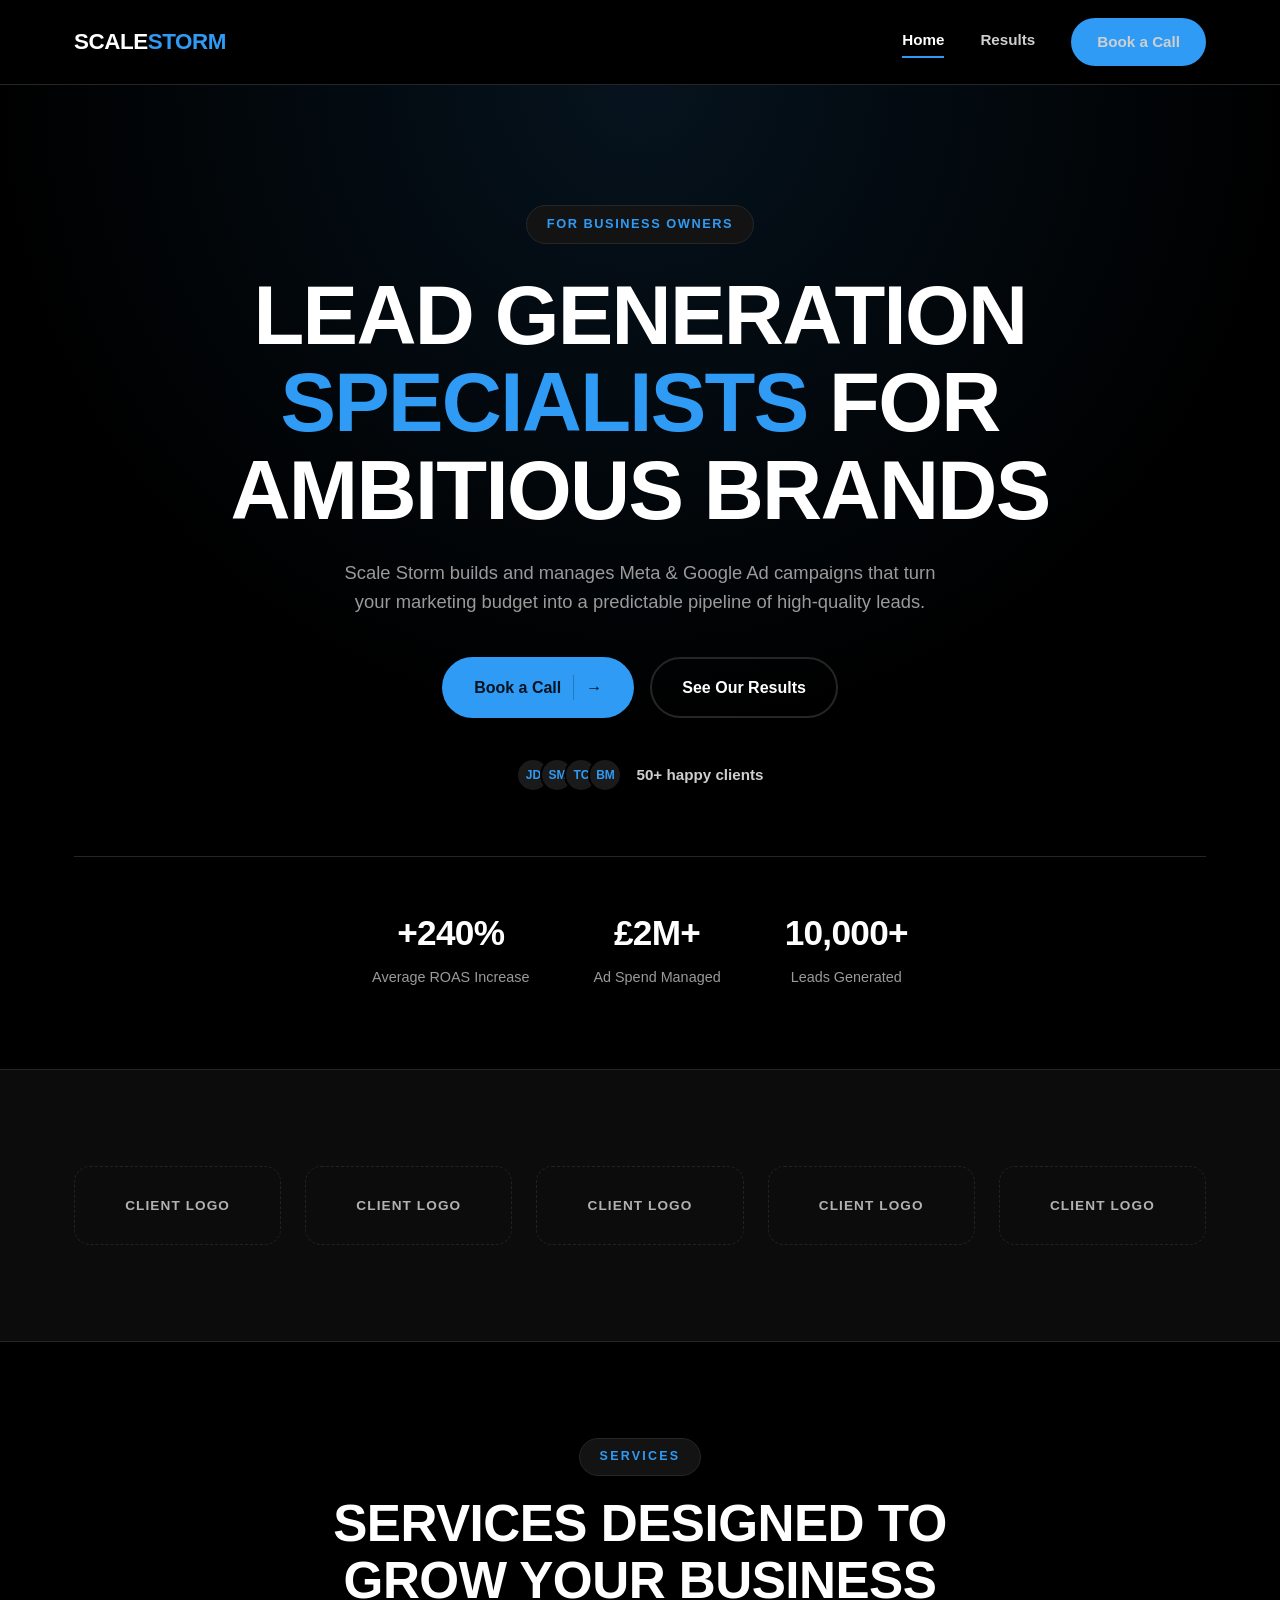
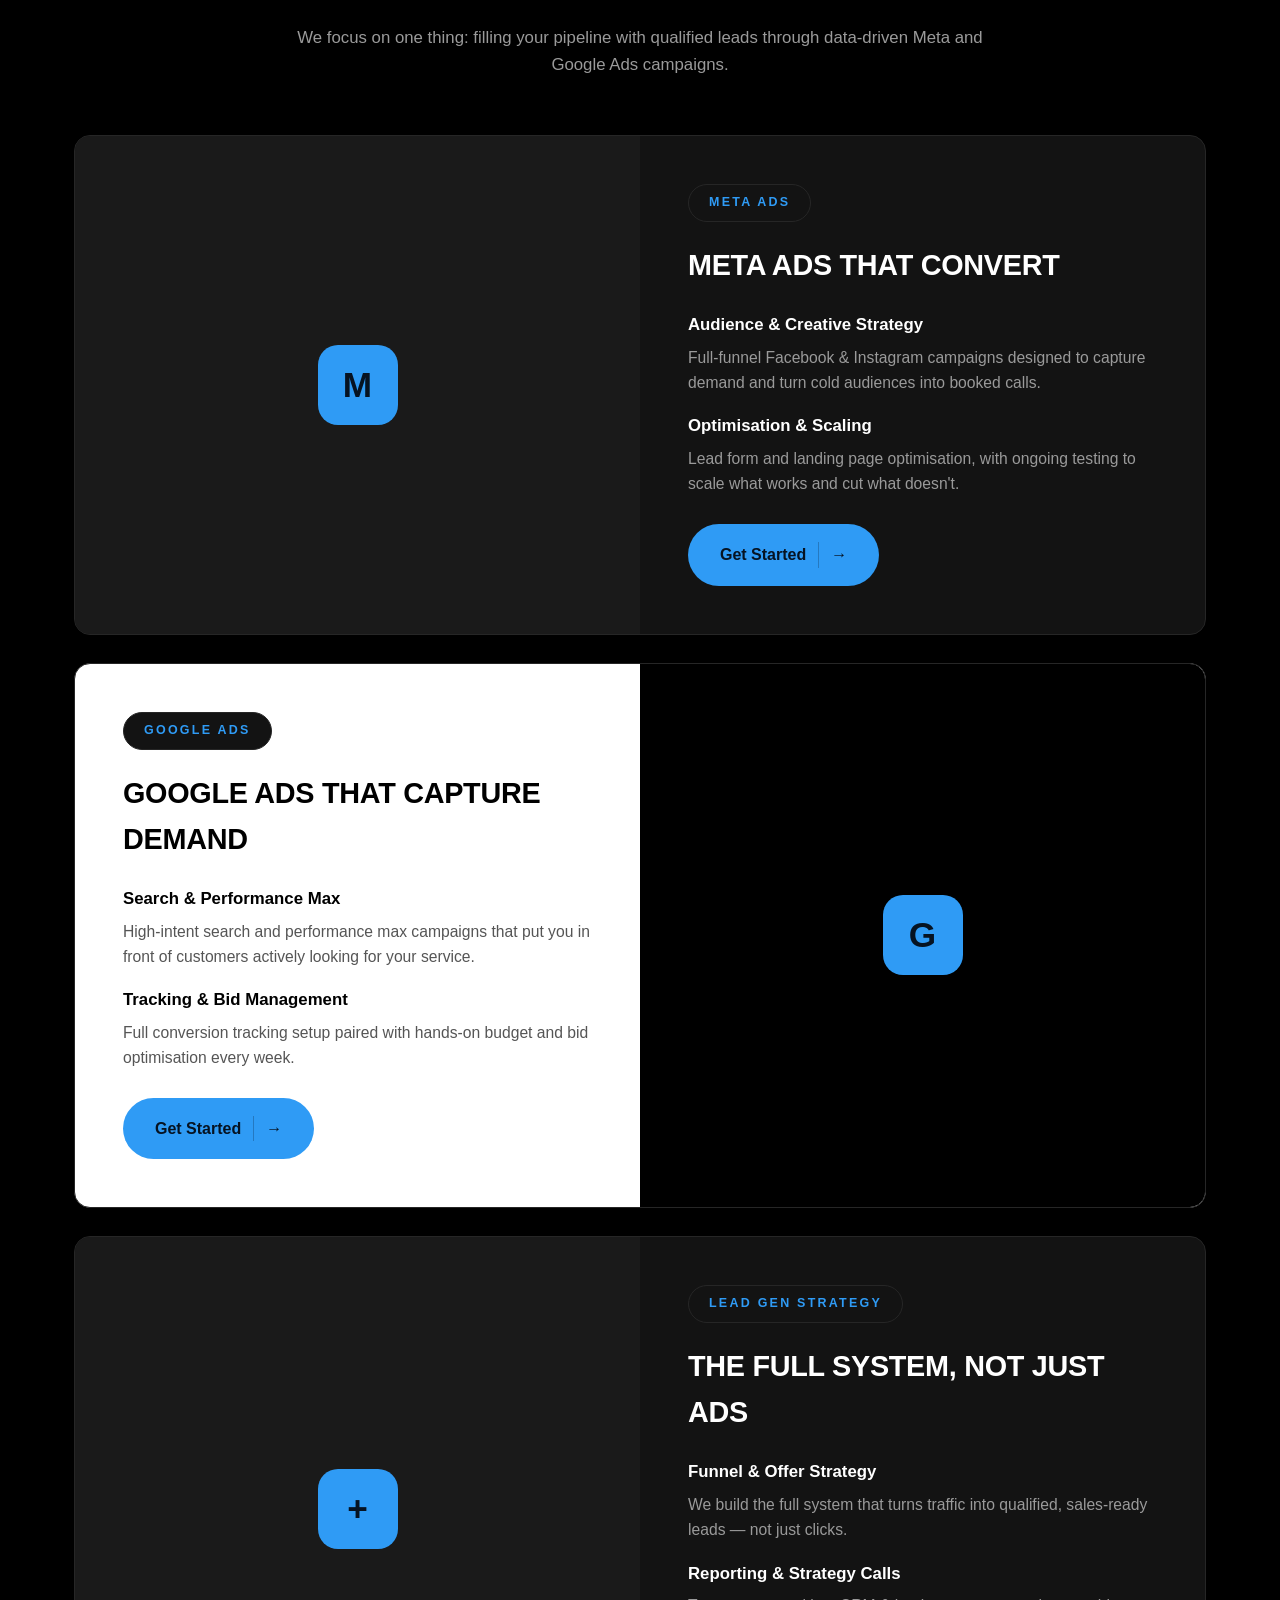
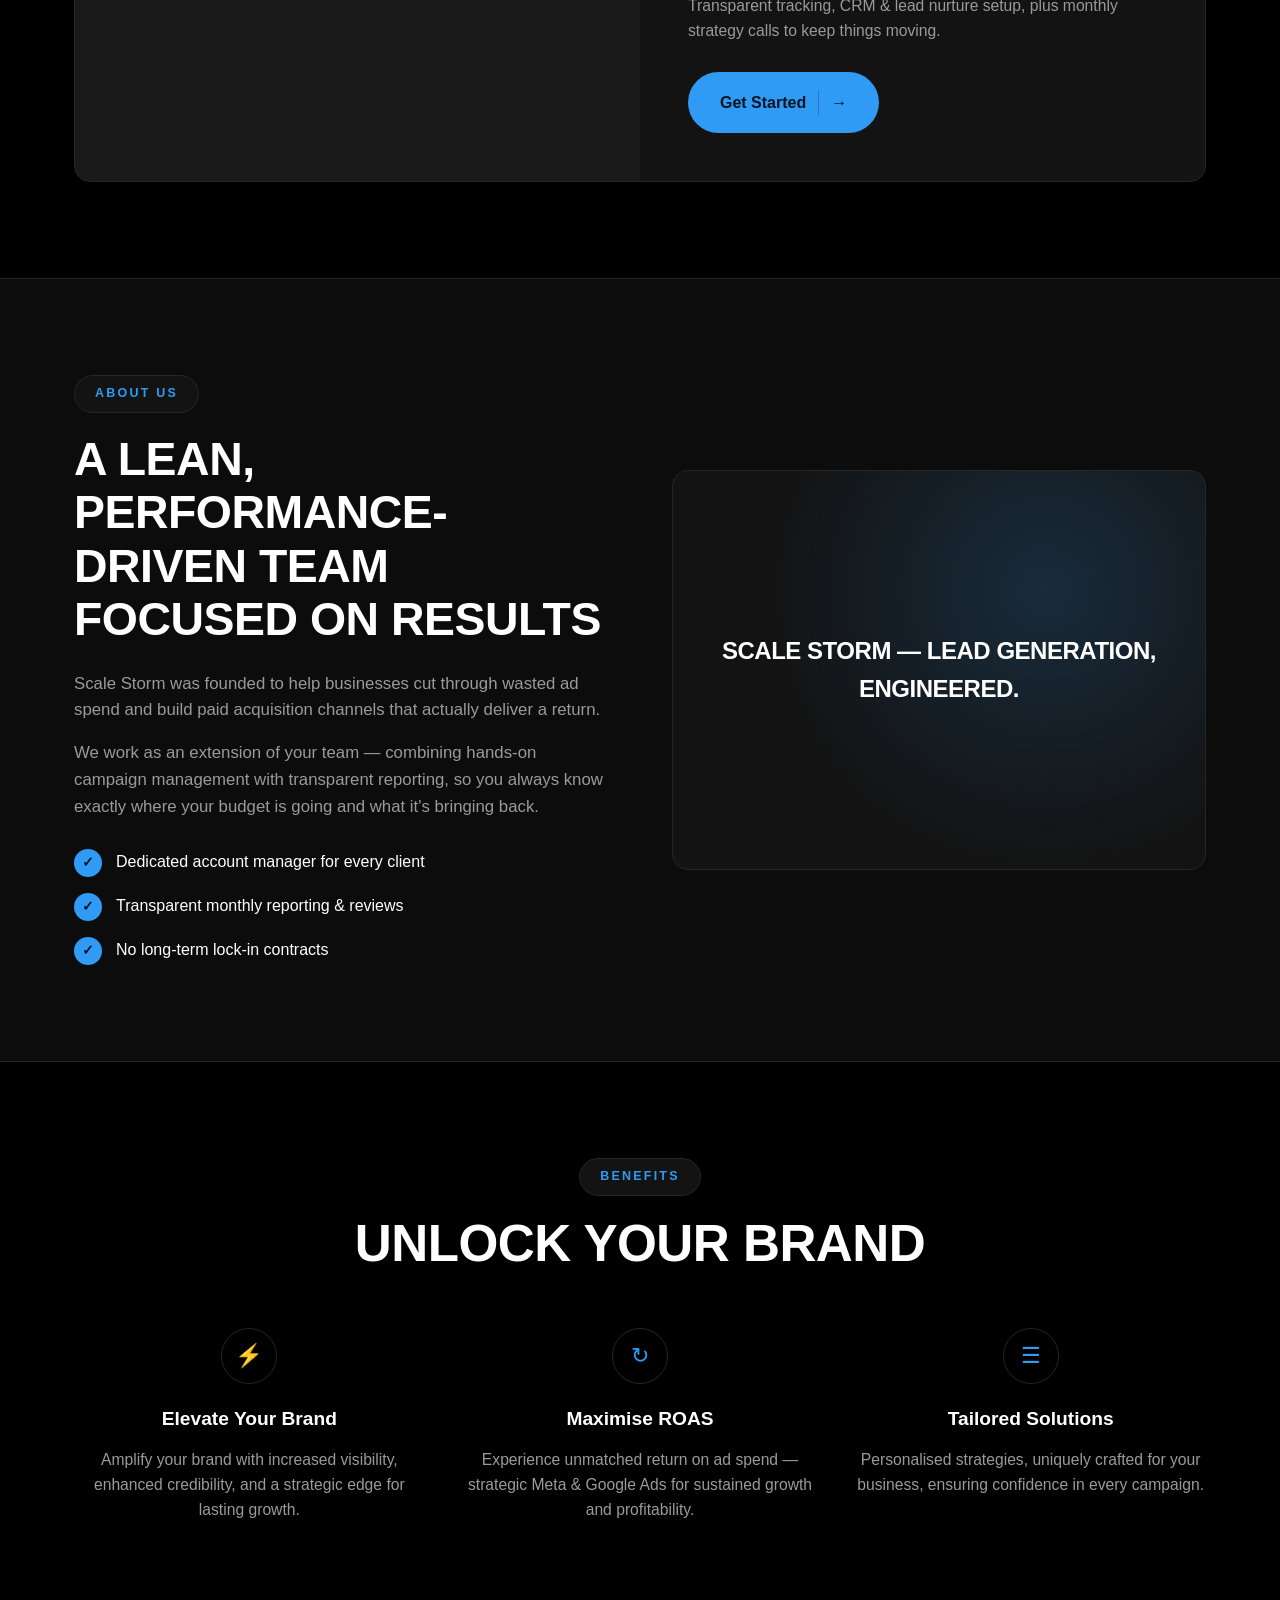
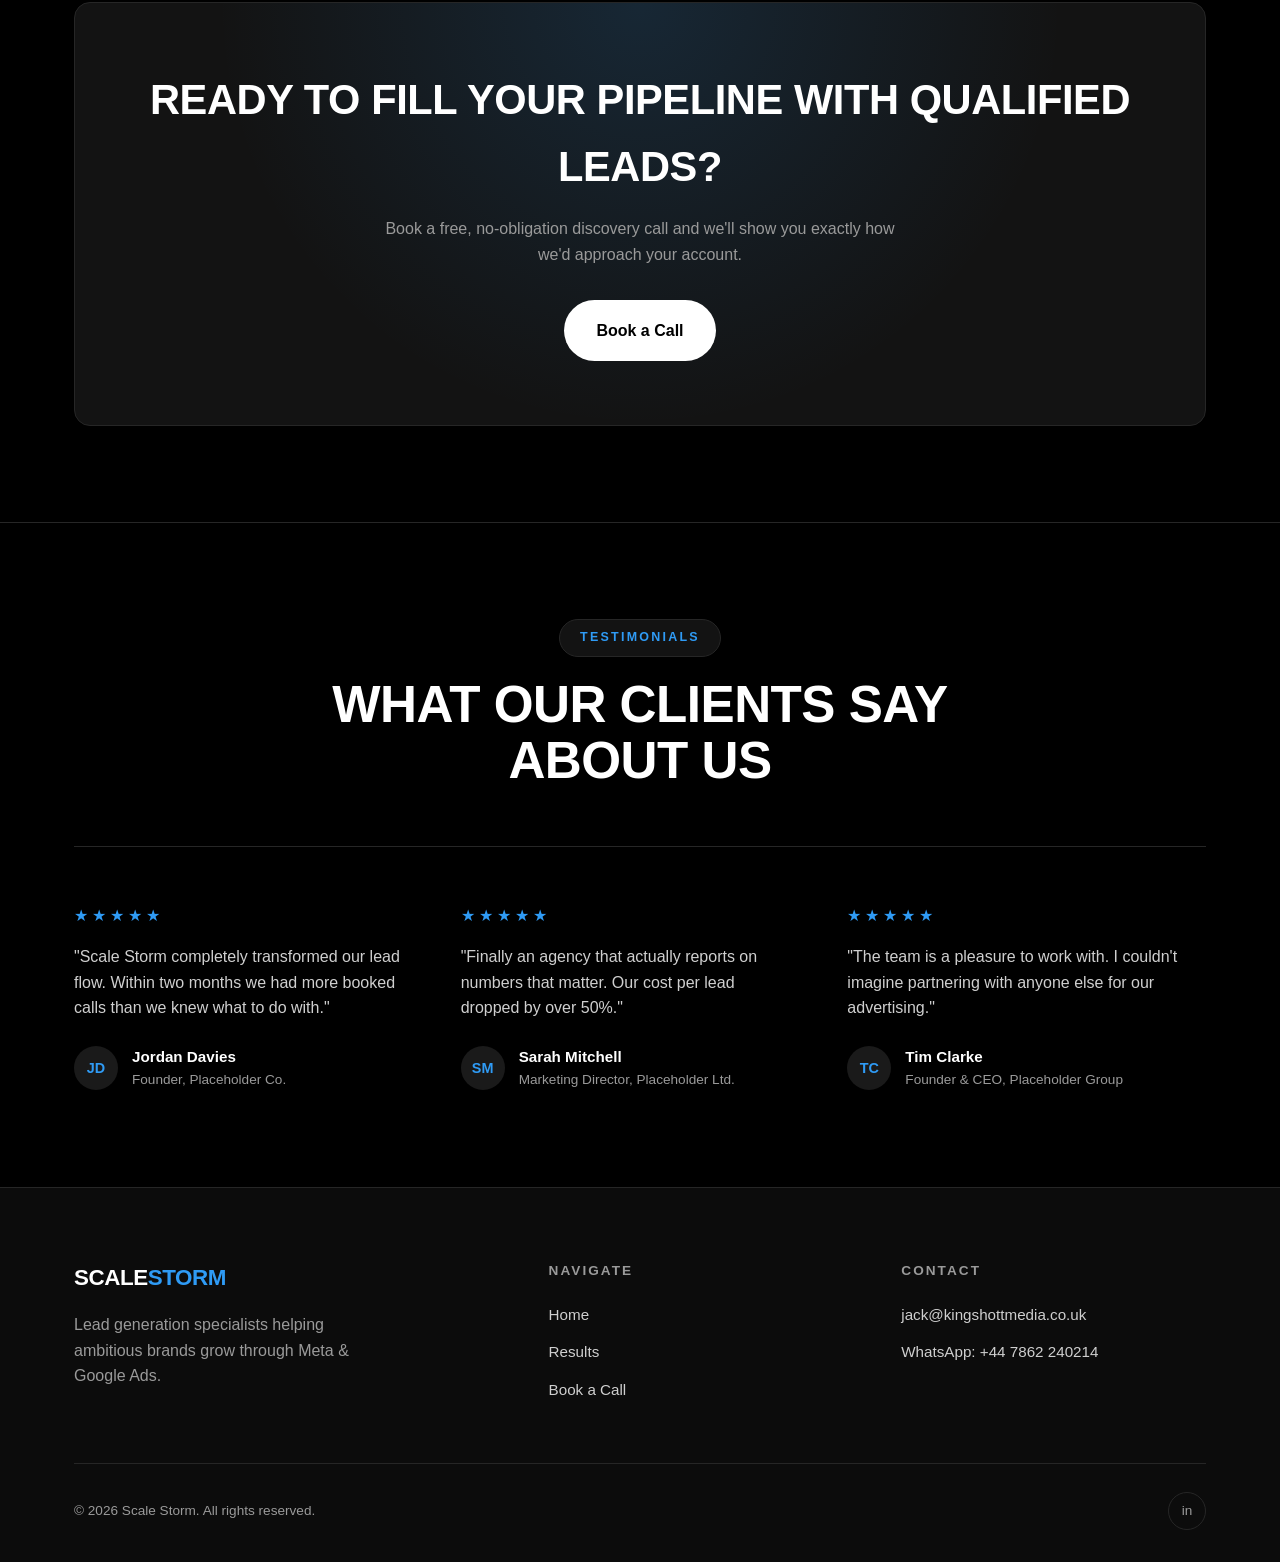
<file: index.html>
<!DOCTYPE html>
<html lang="en">
<head>
  <meta charset="UTF-8" />
  <meta name="viewport" content="width=device-width, initial-scale=1.0" />
  <title>Scale Storm | Lead Generation Specialists</title>
  <meta name="description" content="Scale Storm is a lead generation agency specialising in Meta & Google Ads that turn ad spend into booked appointments." />
  <link rel="stylesheet" href="css/styles.css" />
</head>
<body>

  <!-- Header -->
  <header class="site-header">
    <nav class="navbar">
      <a href="index.html" class="logo">Scale<span>Storm</span></a>
      <div class="nav-links">
        <a href="index.html">Home</a>
        <a href="results.html">Results</a>
        <a href="book.html" class="btn btn-primary">Book a Call</a>
      </div>
      <button class="nav-toggle" aria-label="Toggle navigation">
        <span></span><span></span><span></span>
      </button>
    </nav>
  </header>

  <!-- Hero -->
  <section class="hero">
    <div class="container">
      <span class="hero-tag">For Business Owners</span>
      <h1>Lead generation <span class="highlight">specialists</span> for ambitious brands</h1>
      <p class="hero-sub">
        Scale Storm builds and manages Meta &amp; Google Ad campaigns that turn your
        marketing budget into a predictable pipeline of high-quality leads.
      </p>
      <div class="hero-actions">
        <a href="book.html" class="btn btn-primary">Book a Call <span class="arrow">&#8594;</span></a>
        <a href="results.html" class="btn btn-outline">See Our Results</a>
      </div>
      <div class="hero-clients">
        <div class="avatar-stack">
          <span>JD</span>
          <span>SM</span>
          <span>TC</span>
          <span>BM</span>
        </div>
        <span>50+ happy clients</span>
      </div>
      <div class="hero-stats">
        <div>
          <div class="stat-number">+240%</div>
          <div class="stat-label">Average ROAS Increase</div>
        </div>
        <div>
          <div class="stat-number">£2M+</div>
          <div class="stat-label">Ad Spend Managed</div>
        </div>
        <div>
          <div class="stat-number">10,000+</div>
          <div class="stat-label">Leads Generated</div>
        </div>
      </div>
    </div>
  </section>

  <!-- Logos -->
  <section class="logos">
    <div class="container">
      <div class="logos-grid">
        <div class="logo-placeholder">Client Logo</div>
        <div class="logo-placeholder">Client Logo</div>
        <div class="logo-placeholder">Client Logo</div>
        <div class="logo-placeholder">Client Logo</div>
        <div class="logo-placeholder">Client Logo</div>
      </div>
    </div>
  </section>

  <!-- Services -->
  <section class="services" id="services">
    <div class="container">
      <div class="section-header">
        <span class="section-tag">Services</span>
        <h2>Services Designed To Grow Your Business</h2>
        <p>
          We focus on one thing: filling your pipeline with qualified leads through
          data-driven Meta and Google Ads campaigns.
        </p>
      </div>

      <div class="services-stack">
        <div class="service-row dark">
          <div class="service-visual">
            <div class="service-icon">M</div>
          </div>
          <div class="service-content">
            <span class="section-tag">Meta Ads</span>
            <h3>Meta Ads That Convert</h3>
            <h4>Audience &amp; Creative Strategy</h4>
            <p>Full-funnel Facebook &amp; Instagram campaigns designed to capture demand and turn cold audiences into booked calls.</p>
            <h4>Optimisation &amp; Scaling</h4>
            <p>Lead form and landing page optimisation, with ongoing testing to scale what works and cut what doesn't.</p>
            <a href="book.html" class="btn btn-primary">Get Started <span class="arrow">&#8594;</span></a>
          </div>
        </div>

        <div class="service-row light">
          <div class="service-content">
            <span class="section-tag">Google Ads</span>
            <h3>Google Ads That Capture Demand</h3>
            <h4>Search &amp; Performance Max</h4>
            <p>High-intent search and performance max campaigns that put you in front of customers actively looking for your service.</p>
            <h4>Tracking &amp; Bid Management</h4>
            <p>Full conversion tracking setup paired with hands-on budget and bid optimisation every week.</p>
            <a href="book.html" class="btn btn-primary">Get Started <span class="arrow">&#8594;</span></a>
          </div>
          <div class="service-visual">
            <div class="service-icon">G</div>
          </div>
        </div>

        <div class="service-row dark">
          <div class="service-visual">
            <div class="service-icon">+</div>
          </div>
          <div class="service-content">
            <span class="section-tag">Lead Gen Strategy</span>
            <h3>The Full System, Not Just Ads</h3>
            <h4>Funnel &amp; Offer Strategy</h4>
            <p>We build the full system that turns traffic into qualified, sales-ready leads — not just clicks.</p>
            <h4>Reporting &amp; Strategy Calls</h4>
            <p>Transparent tracking, CRM &amp; lead nurture setup, plus monthly strategy calls to keep things moving.</p>
            <a href="book.html" class="btn btn-primary">Get Started <span class="arrow">&#8594;</span></a>
          </div>
        </div>
      </div>
    </div>
  </section>

  <!-- About -->
  <section class="about" id="about">
    <div class="container">
      <div class="about-grid">
        <div class="about-content">
          <span class="section-tag">About Us</span>
          <h2>A Lean, Performance-Driven Team Focused On Results</h2>
          <p>
            Scale Storm was founded to help businesses cut through wasted ad spend and
            build paid acquisition channels that actually deliver a return.
          </p>
          <p>
            We work as an extension of your team — combining hands-on campaign
            management with transparent reporting, so you always know exactly where
            your budget is going and what it's bringing back.
          </p>
          <div class="about-points">
            <div class="about-point">
              <span class="check">&#10003;</span>
              <span>Dedicated account manager for every client</span>
            </div>
            <div class="about-point">
              <span class="check">&#10003;</span>
              <span>Transparent monthly reporting &amp; reviews</span>
            </div>
            <div class="about-point">
              <span class="check">&#10003;</span>
              <span>No long-term lock-in contracts</span>
            </div>
          </div>
        </div>
        <div class="about-visual">
          Scale Storm — Lead Generation, Engineered.
        </div>
      </div>
    </div>
  </section>

  <!-- Benefits -->
  <section class="benefits">
    <div class="container">
      <div class="section-header">
        <span class="section-tag">Benefits</span>
        <h2>Unlock Your Brand</h2>
      </div>
      <div class="benefits-grid">
        <div class="benefit-item">
          <div class="benefit-icon">&#9889;</div>
          <h3>Elevate Your Brand</h3>
          <p>Amplify your brand with increased visibility, enhanced credibility, and a strategic edge for lasting growth.</p>
        </div>
        <div class="benefit-item">
          <div class="benefit-icon">&#8635;</div>
          <h3>Maximise ROAS</h3>
          <p>Experience unmatched return on ad spend — strategic Meta &amp; Google Ads for sustained growth and profitability.</p>
        </div>
        <div class="benefit-item">
          <div class="benefit-icon">&#9776;</div>
          <h3>Tailored Solutions</h3>
          <p>Personalised strategies, uniquely crafted for your business, ensuring confidence in every campaign.</p>
        </div>
      </div>

      <div class="cta-banner">
        <h2>Ready To Fill Your Pipeline With Qualified Leads?</h2>
        <p>Book a free, no-obligation discovery call and we'll show you exactly how we'd approach your account.</p>
        <a href="book.html" class="btn btn-light">Book a Call</a>
      </div>
    </div>
  </section>

  <!-- Testimonials -->
  <section class="testimonials-section">
    <div class="container">
      <div class="section-header">
        <span class="section-tag">Testimonials</span>
        <h2>What Our Clients Say About Us</h2>
      </div>
      <div class="testimonials">
        <div class="testimonial-card">
          <div class="stars">&#9733;&#9733;&#9733;&#9733;&#9733;</div>
          <p>
            "Scale Storm completely transformed our lead flow. Within two months we
            had more booked calls than we knew what to do with."
          </p>
          <div class="testimonial-author">
            <div class="author-avatar">JD</div>
            <div>
              <div class="author-name">Jordan Davies</div>
              <div class="author-role">Founder, Placeholder Co.</div>
            </div>
          </div>
        </div>

        <div class="testimonial-card">
          <div class="stars">&#9733;&#9733;&#9733;&#9733;&#9733;</div>
          <p>
            "Finally an agency that actually reports on numbers that matter. Our cost
            per lead dropped by over 50%."
          </p>
          <div class="testimonial-author">
            <div class="author-avatar">SM</div>
            <div>
              <div class="author-name">Sarah Mitchell</div>
              <div class="author-role">Marketing Director, Placeholder Ltd.</div>
            </div>
          </div>
        </div>

        <div class="testimonial-card">
          <div class="stars">&#9733;&#9733;&#9733;&#9733;&#9733;</div>
          <p>
            "The team is a pleasure to work with. I couldn't imagine partnering with
            anyone else for our advertising."
          </p>
          <div class="testimonial-author">
            <div class="author-avatar">TC</div>
            <div>
              <div class="author-name">Tim Clarke</div>
              <div class="author-role">Founder &amp; CEO, Placeholder Group</div>
            </div>
          </div>
        </div>
      </div>
    </div>
  </section>

  <!-- Footer -->
  <footer class="site-footer">
    <div class="container">
      <div class="footer-grid">
        <div class="footer-brand">
          <a href="index.html" class="logo">Scale<span>Storm</span></a>
          <p>Lead generation specialists helping ambitious brands grow through Meta &amp; Google Ads.</p>
        </div>
        <div class="footer-col">
          <h4>Navigate</h4>
          <ul>
            <li><a href="index.html">Home</a></li>
            <li><a href="results.html">Results</a></li>
            <li><a href="book.html">Book a Call</a></li>
          </ul>
        </div>
        <div class="footer-col">
          <h4>Contact</h4>
          <ul>
            <li><a href="mailto:jack@kingshottmedia.co.uk">jack@kingshottmedia.co.uk</a></li>
            <li><a href="https://wa.me/447862240214" target="_blank" rel="noopener">WhatsApp: +44 7862 240214</a></li>
          </ul>
        </div>
      </div>
      <div class="footer-bottom">
        <p>&copy; <span id="year"></span> Scale Storm. All rights reserved.</p>
        <div class="footer-socials">
          <a href="https://www.linkedin.com/in/jack-k-774316a1/" target="_blank" rel="noopener" aria-label="LinkedIn">in</a>
        </div>
      </div>
    </div>
  </footer>

  <script src="js/main.js"></script>
  <script>document.getElementById('year').textContent = new Date().getFullYear();</script>
</body>
</html>
</file>
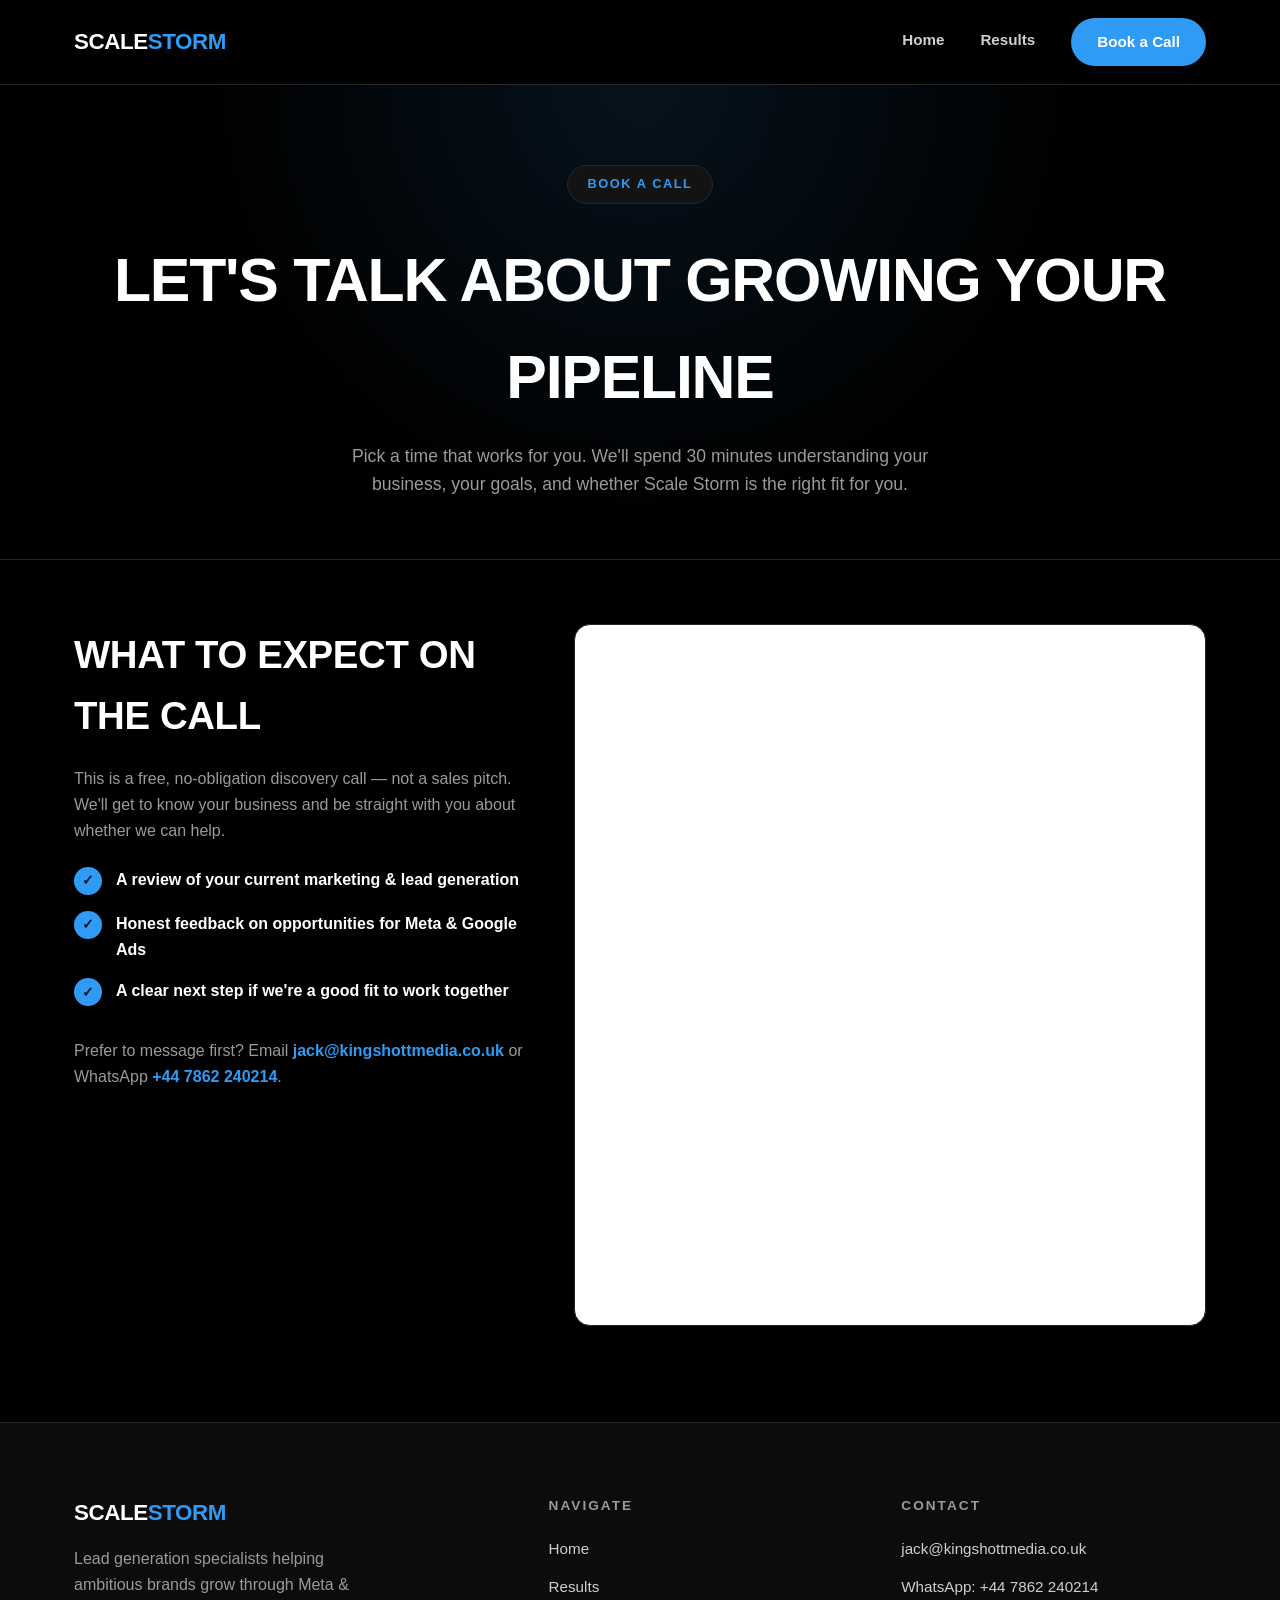
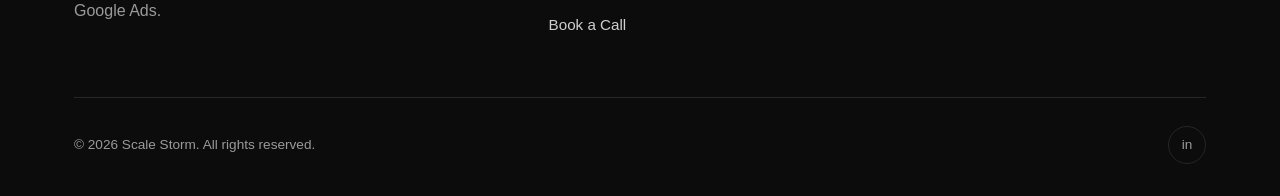
<file: book.html>
<!DOCTYPE html>
<html lang="en">
<head>
  <meta charset="UTF-8" />
  <meta name="viewport" content="width=device-width, initial-scale=1.0" />
  <title>Book a Call | Scale Storm</title>
  <meta name="description" content="Book a free discovery call with Scale Storm to discuss how Meta & Google Ads can grow your pipeline." />
  <link rel="stylesheet" href="css/styles.css" />
</head>
<body>

  <!-- Header -->
  <header class="site-header">
    <nav class="navbar">
      <a href="index.html" class="logo">Scale<span>Storm</span></a>
      <div class="nav-links">
        <a href="index.html">Home</a>
        <a href="results.html">Results</a>
        <a href="book.html" class="btn btn-primary">Book a Call</a>
      </div>
      <button class="nav-toggle" aria-label="Toggle navigation">
        <span></span><span></span><span></span>
      </button>
    </nav>
  </header>

  <!-- Page Hero -->
  <section class="page-hero">
    <div class="container">
      <span class="hero-tag">Book a Call</span>
      <h1>Let's talk about growing your pipeline</h1>
      <p>
        Pick a time that works for you. We'll spend 30 minutes understanding your
        business, your goals, and whether Scale Storm is the right fit for you.
      </p>
    </div>
  </section>

  <!-- Booking -->
  <section class="booking-section">
    <div class="container">
      <div class="booking-grid">
        <div class="booking-info">
          <h2>What to expect on the call</h2>
          <p>
            This is a free, no-obligation discovery call — not a sales pitch. We'll
            get to know your business and be straight with you about whether we can
            help.
          </p>
          <ul class="booking-list">
            <li>
              <span class="check">&#10003;</span>
              <span>A review of your current marketing &amp; lead generation</span>
            </li>
            <li>
              <span class="check">&#10003;</span>
              <span>Honest feedback on opportunities for Meta &amp; Google Ads</span>
            </li>
            <li>
              <span class="check">&#10003;</span>
              <span>A clear next step if we're a good fit to work together</span>
            </li>
          </ul>
          <p>
            Prefer to message first? Email
            <a href="mailto:jack@kingshottmedia.co.uk"><strong>jack@kingshottmedia.co.uk</strong></a>
            or WhatsApp
            <a href="https://wa.me/447862240214" target="_blank" rel="noopener"><strong>+44 7862 240214</strong></a>.
          </p>
        </div>

        <div class="booking-widget">
          <div class="calendly-wrapper">
            <!-- Calendly inline widget begin -->
            <div class="calendly-inline-widget" data-url="https://calendly.com/kingshottmedia/discovery" style="min-width:280px;height:700px;"></div>
            <script type="text/javascript" src="https://assets.calendly.com/assets/external/widget.js" async></script>
            <!-- Calendly inline widget end -->
          </div>
        </div>
      </div>
    </div>
  </section>

  <!-- Footer -->
  <footer class="site-footer">
    <div class="container">
      <div class="footer-grid">
        <div class="footer-brand">
          <a href="index.html" class="logo">Scale<span>Storm</span></a>
          <p>Lead generation specialists helping ambitious brands grow through Meta &amp; Google Ads.</p>
        </div>
        <div class="footer-col">
          <h4>Navigate</h4>
          <ul>
            <li><a href="index.html">Home</a></li>
            <li><a href="results.html">Results</a></li>
            <li><a href="book.html">Book a Call</a></li>
          </ul>
        </div>
        <div class="footer-col">
          <h4>Contact</h4>
          <ul>
            <li><a href="mailto:jack@kingshottmedia.co.uk">jack@kingshottmedia.co.uk</a></li>
            <li><a href="https://wa.me/447862240214" target="_blank" rel="noopener">WhatsApp: +44 7862 240214</a></li>
          </ul>
        </div>
      </div>
      <div class="footer-bottom">
        <p>&copy; <span id="year"></span> Scale Storm. All rights reserved.</p>
        <div class="footer-socials">
          <a href="https://www.linkedin.com/in/jack-k-774316a1/" target="_blank" rel="noopener" aria-label="LinkedIn">in</a>
        </div>
      </div>
    </div>
  </footer>

  <script src="js/main.js"></script>
  <script>document.getElementById('year').textContent = new Date().getFullYear();</script>
</body>
</html>
</file>
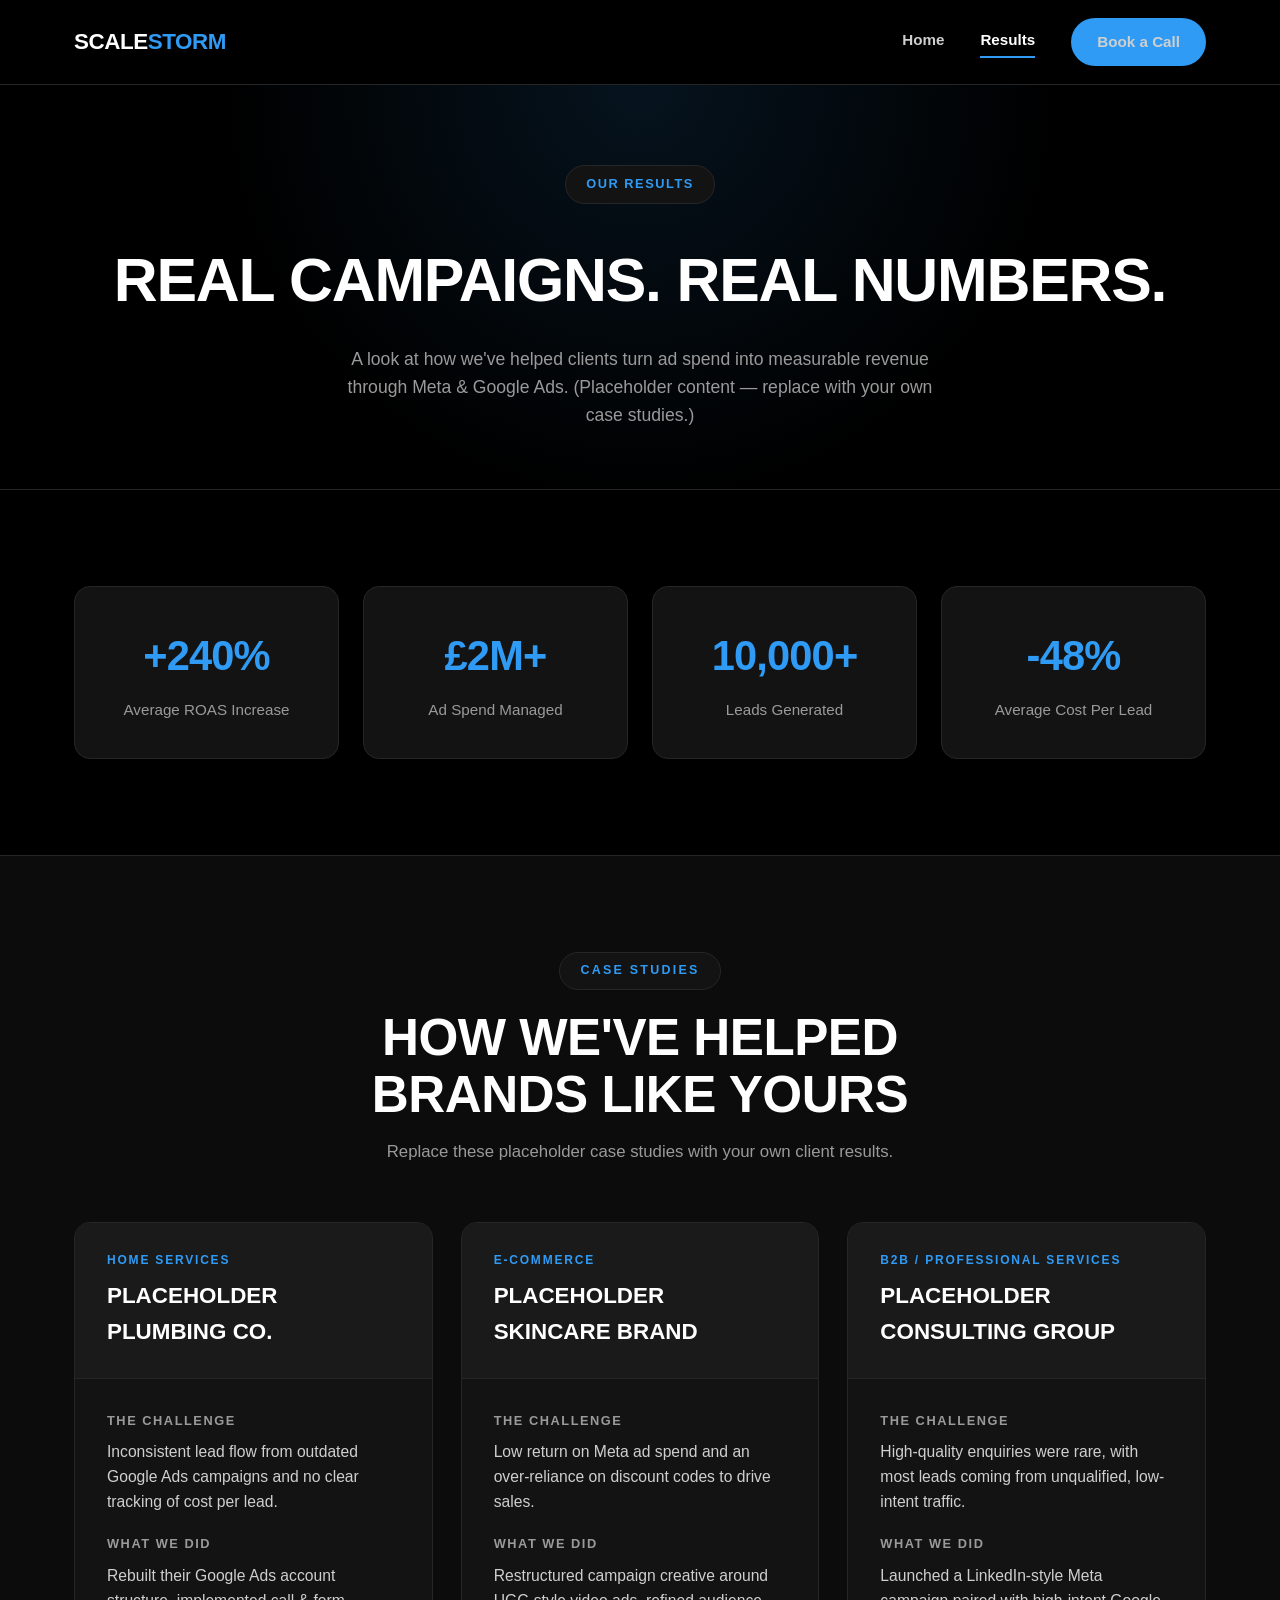
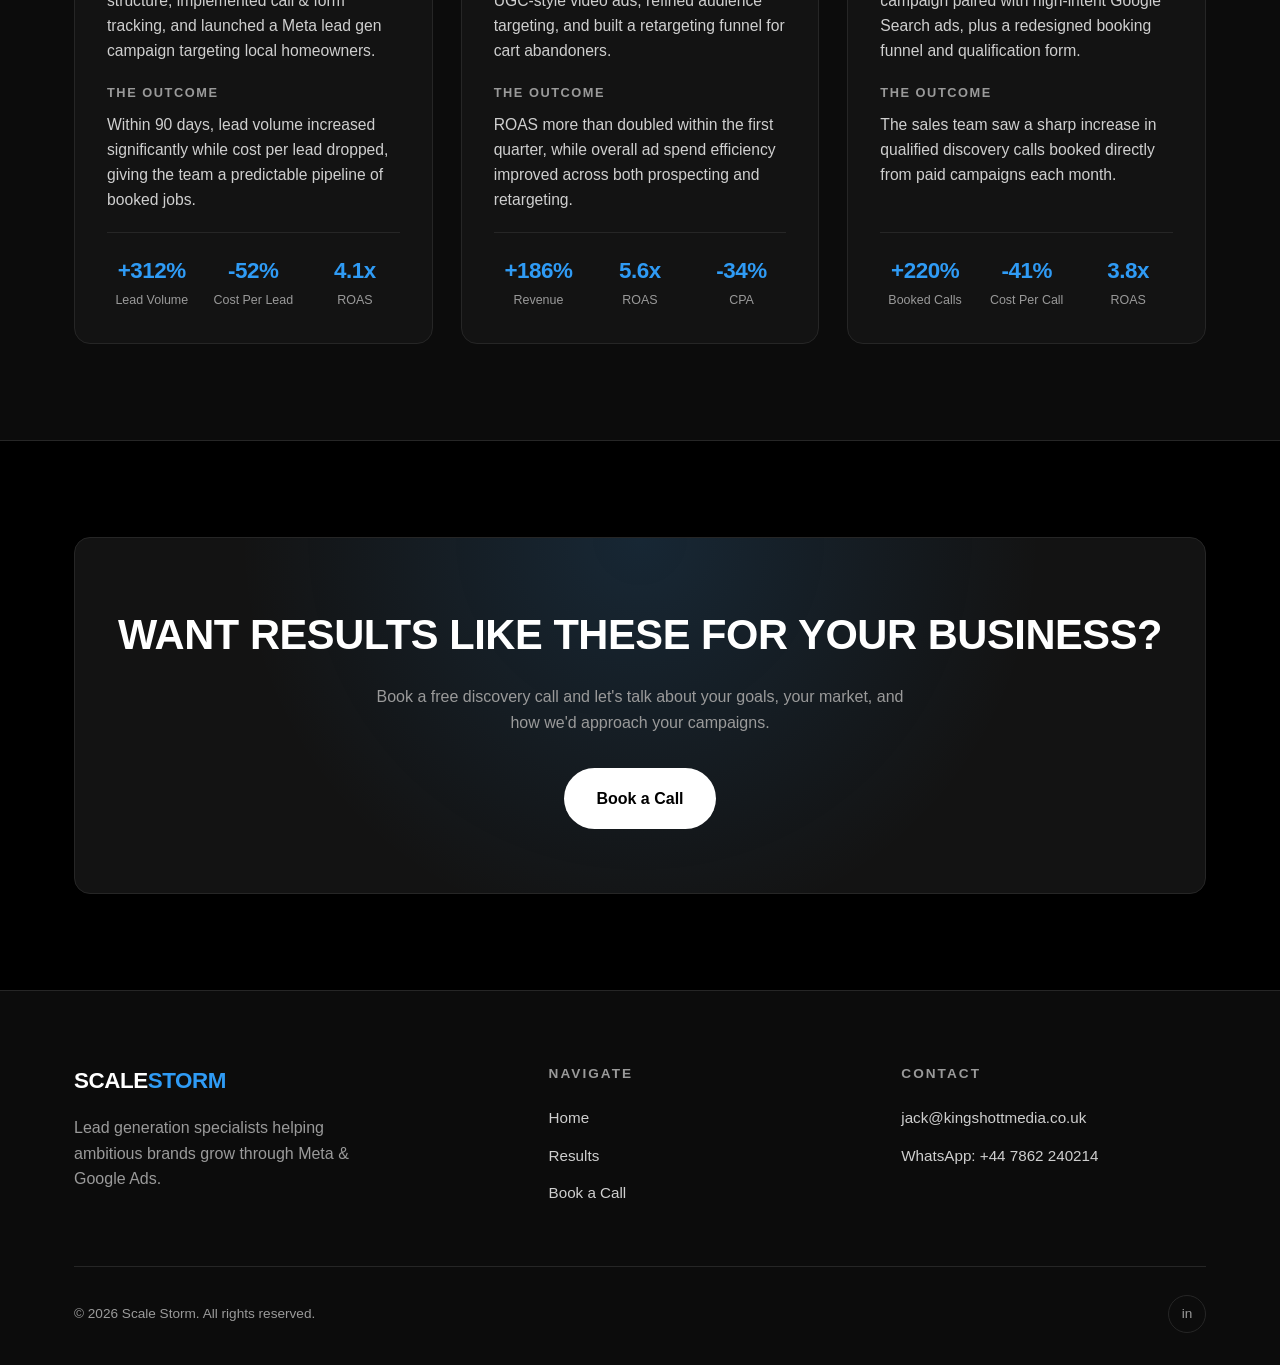
<file: results.html>
<!DOCTYPE html>
<html lang="en">
<head>
  <meta charset="UTF-8" />
  <meta name="viewport" content="width=device-width, initial-scale=1.0" />
  <title>Results | Scale Storm</title>
  <meta name="description" content="See real results from Scale Storm's Meta & Google Ads campaigns — case studies and stat highlights." />
  <link rel="stylesheet" href="css/styles.css" />
</head>
<body>

  <!-- Header -->
  <header class="site-header">
    <nav class="navbar">
      <a href="index.html" class="logo">Scale<span>Storm</span></a>
      <div class="nav-links">
        <a href="index.html">Home</a>
        <a href="results.html">Results</a>
        <a href="book.html" class="btn btn-primary">Book a Call</a>
      </div>
      <button class="nav-toggle" aria-label="Toggle navigation">
        <span></span><span></span><span></span>
      </button>
    </nav>
  </header>

  <!-- Page Hero -->
  <section class="page-hero">
    <div class="container">
      <span class="hero-tag">Our Results</span>
      <h1>Real campaigns. Real numbers.</h1>
      <p>
        A look at how we've helped clients turn ad spend into measurable revenue
        through Meta &amp; Google Ads. (Placeholder content — replace with your own
        case studies.)
      </p>
    </div>
  </section>

  <!-- Stat Highlights -->
  <section class="stats">
    <div class="container">
      <div class="stats-grid">
        <div class="stat-card">
          <div class="stat-number">+240%</div>
          <div class="stat-label">Average ROAS Increase</div>
        </div>
        <div class="stat-card">
          <div class="stat-number">£2M+</div>
          <div class="stat-label">Ad Spend Managed</div>
        </div>
        <div class="stat-card">
          <div class="stat-number">10,000+</div>
          <div class="stat-label">Leads Generated</div>
        </div>
        <div class="stat-card">
          <div class="stat-number">-48%</div>
          <div class="stat-label">Average Cost Per Lead</div>
        </div>
      </div>
    </div>
  </section>

  <!-- Case Studies -->
  <section class="case-studies">
    <div class="container">
      <div class="section-header">
        <span class="section-tag">Case Studies</span>
        <h2>How we've helped brands like yours</h2>
        <p>Replace these placeholder case studies with your own client results.</p>
      </div>

      <div class="case-grid">
        <div class="case-card">
          <div class="case-card-header">
            <span class="industry-tag">Home Services</span>
            <h3>Placeholder Plumbing Co.</h3>
          </div>
          <div class="case-card-body">
            <div class="case-block">
              <h4>The Challenge</h4>
              <p>Inconsistent lead flow from outdated Google Ads campaigns and no clear tracking of cost per lead.</p>
            </div>
            <div class="case-block">
              <h4>What We Did</h4>
              <p>Rebuilt their Google Ads account structure, implemented call &amp; form tracking, and launched a Meta lead gen campaign targeting local homeowners.</p>
            </div>
            <div class="case-block">
              <h4>The Outcome</h4>
              <p>Within 90 days, lead volume increased significantly while cost per lead dropped, giving the team a predictable pipeline of booked jobs.</p>
            </div>
            <div class="case-metrics">
              <div class="case-metric">
                <div class="metric-number">+312%</div>
                <div class="metric-label">Lead Volume</div>
              </div>
              <div class="case-metric">
                <div class="metric-number">-52%</div>
                <div class="metric-label">Cost Per Lead</div>
              </div>
              <div class="case-metric">
                <div class="metric-number">4.1x</div>
                <div class="metric-label">ROAS</div>
              </div>
            </div>
          </div>
        </div>

        <div class="case-card">
          <div class="case-card-header">
            <span class="industry-tag">E-Commerce</span>
            <h3>Placeholder Skincare Brand</h3>
          </div>
          <div class="case-card-body">
            <div class="case-block">
              <h4>The Challenge</h4>
              <p>Low return on Meta ad spend and an over-reliance on discount codes to drive sales.</p>
            </div>
            <div class="case-block">
              <h4>What We Did</h4>
              <p>Restructured campaign creative around UGC-style video ads, refined audience targeting, and built a retargeting funnel for cart abandoners.</p>
            </div>
            <div class="case-block">
              <h4>The Outcome</h4>
              <p>ROAS more than doubled within the first quarter, while overall ad spend efficiency improved across both prospecting and retargeting.</p>
            </div>
            <div class="case-metrics">
              <div class="case-metric">
                <div class="metric-number">+186%</div>
                <div class="metric-label">Revenue</div>
              </div>
              <div class="case-metric">
                <div class="metric-number">5.6x</div>
                <div class="metric-label">ROAS</div>
              </div>
              <div class="case-metric">
                <div class="metric-number">-34%</div>
                <div class="metric-label">CPA</div>
              </div>
            </div>
          </div>
        </div>

        <div class="case-card">
          <div class="case-card-header">
            <span class="industry-tag">B2B / Professional Services</span>
            <h3>Placeholder Consulting Group</h3>
          </div>
          <div class="case-card-body">
            <div class="case-block">
              <h4>The Challenge</h4>
              <p>High-quality enquiries were rare, with most leads coming from unqualified, low-intent traffic.</p>
            </div>
            <div class="case-block">
              <h4>What We Did</h4>
              <p>Launched a LinkedIn-style Meta campaign paired with high-intent Google Search ads, plus a redesigned booking funnel and qualification form.</p>
            </div>
            <div class="case-block">
              <h4>The Outcome</h4>
              <p>The sales team saw a sharp increase in qualified discovery calls booked directly from paid campaigns each month.</p>
            </div>
            <div class="case-metrics">
              <div class="case-metric">
                <div class="metric-number">+220%</div>
                <div class="metric-label">Booked Calls</div>
              </div>
              <div class="case-metric">
                <div class="metric-number">-41%</div>
                <div class="metric-label">Cost Per Call</div>
              </div>
              <div class="case-metric">
                <div class="metric-number">3.8x</div>
                <div class="metric-label">ROAS</div>
              </div>
            </div>
          </div>
        </div>
      </div>
    </div>
  </section>

  <!-- CTA -->
  <section class="cta">
    <div class="container">
      <div class="cta-banner">
        <h2>Want results like these for your business?</h2>
        <p>Book a free discovery call and let's talk about your goals, your market, and how we'd approach your campaigns.</p>
        <a href="book.html" class="btn btn-light">Book a Call</a>
      </div>
    </div>
  </section>

  <!-- Footer -->
  <footer class="site-footer">
    <div class="container">
      <div class="footer-grid">
        <div class="footer-brand">
          <a href="index.html" class="logo">Scale<span>Storm</span></a>
          <p>Lead generation specialists helping ambitious brands grow through Meta &amp; Google Ads.</p>
        </div>
        <div class="footer-col">
          <h4>Navigate</h4>
          <ul>
            <li><a href="index.html">Home</a></li>
            <li><a href="results.html">Results</a></li>
            <li><a href="book.html">Book a Call</a></li>
          </ul>
        </div>
        <div class="footer-col">
          <h4>Contact</h4>
          <ul>
            <li><a href="mailto:jack@kingshottmedia.co.uk">jack@kingshottmedia.co.uk</a></li>
            <li><a href="https://wa.me/447862240214" target="_blank" rel="noopener">WhatsApp: +44 7862 240214</a></li>
          </ul>
        </div>
      </div>
      <div class="footer-bottom">
        <p>&copy; <span id="year"></span> Scale Storm. All rights reserved.</p>
        <div class="footer-socials">
          <a href="https://www.linkedin.com/in/jack-k-774316a1/" target="_blank" rel="noopener" aria-label="LinkedIn">in</a>
        </div>
      </div>
    </div>
  </footer>

  <script src="js/main.js"></script>
  <script>document.getElementById('year').textContent = new Date().getFullYear();</script>
</body>
</html>
</file>
<file: css/styles.css>
/* ===========================
   Scale Storm – Global Styles
   Dark theme inspired by ADPT
   =========================== */

:root {
  --color-bg: #000000;
  --color-bg-alt: #0c0c0c;
  --color-card: #131313;
  --color-card-light: #1a1a1a;
  --color-border: #262626;
  --color-white: #ffffff;
  --color-grey: #9a9a9a;
  --color-grey-light: #cfcfcf;
  --color-accent: #2f9bf5;
  --color-accent-dark: #1c7fd6;
  --max-width: 1180px;
  --radius: 16px;
  --radius-sm: 100px;
  --transition: 0.25s ease;
  --font-main: 'Inter', -apple-system, BlinkMacSystemFont, 'Segoe UI', Roboto, Helvetica, Arial, sans-serif;
}

* {
  margin: 0;
  padding: 0;
  box-sizing: border-box;
}

html {
  scroll-behavior: smooth;
}

body {
  font-family: var(--font-main);
  color: var(--color-white);
  background: var(--color-bg);
  line-height: 1.6;
  -webkit-font-smoothing: antialiased;
}

img {
  max-width: 100%;
  display: block;
}

a {
  text-decoration: none;
  color: inherit;
}

ul {
  list-style: none;
}

.container {
  max-width: var(--max-width);
  margin: 0 auto;
  padding: 0 24px;
}

section {
  padding: 96px 0;
}

.section-tag {
  display: inline-block;
  font-size: 0.78rem;
  letter-spacing: 0.18em;
  text-transform: uppercase;
  color: var(--color-accent);
  font-weight: 700;
  background: var(--color-card);
  border: 1px solid var(--color-border);
  border-radius: var(--radius-sm);
  padding: 8px 20px;
  margin-bottom: 20px;
}

.section-header {
  max-width: 720px;
  margin: 0 auto 56px;
  text-align: center;
}

.section-header h2 {
  font-size: clamp(2rem, 4.5vw, 3.2rem);
  font-weight: 900;
  letter-spacing: -0.01em;
  text-transform: uppercase;
  margin-bottom: 16px;
  line-height: 1.1;
}

.section-header p {
  color: var(--color-grey);
  font-size: 1.05rem;
}

.center {
  text-align: center;
  margin-left: auto;
  margin-right: auto;
}

/* ===========================
   Buttons
   =========================== */

.btn {
  display: inline-flex;
  align-items: center;
  justify-content: center;
  gap: 12px;
  padding: 16px 30px;
  border-radius: var(--radius-sm);
  font-weight: 700;
  font-size: 1rem;
  border: 2px solid transparent;
  cursor: pointer;
  transition: all var(--transition);
  white-space: nowrap;
}

.btn-primary {
  background: var(--color-accent);
  color: #061322;
}

.btn-primary:hover {
  background: var(--color-white);
  color: var(--color-bg);
}

.btn-primary .arrow {
  display: inline-flex;
  align-items: center;
  padding-left: 12px;
  border-left: 1px solid rgba(6, 19, 34, 0.25);
}

.btn-outline {
  background: transparent;
  color: var(--color-white);
  border-color: var(--color-border);
}

.btn-outline:hover {
  background: var(--color-white);
  color: var(--color-bg);
  border-color: var(--color-white);
}

.btn-light {
  background: var(--color-white);
  color: var(--color-bg);
}

.btn-light:hover {
  background: var(--color-accent);
  color: #061322;
}

/* ===========================
   Header / Navbar
   =========================== */

.site-header {
  position: sticky;
  top: 0;
  z-index: 1000;
  background: rgba(0, 0, 0, 0.75);
  backdrop-filter: blur(12px);
  border-bottom: 1px solid var(--color-border);
}

.navbar {
  display: flex;
  align-items: center;
  justify-content: space-between;
  padding: 18px 24px;
  max-width: var(--max-width);
  margin: 0 auto;
}

.logo {
  font-size: 1.4rem;
  font-weight: 900;
  letter-spacing: -0.02em;
  text-transform: uppercase;
  color: var(--color-white);
}

.logo span {
  color: var(--color-accent);
}

.nav-links {
  display: flex;
  align-items: center;
  gap: 36px;
}

.nav-links a {
  font-weight: 600;
  font-size: 0.95rem;
  position: relative;
  padding-bottom: 4px;
  transition: color var(--transition);
  color: var(--color-grey-light);
}

.nav-links a:hover,
.nav-links a.active {
  color: var(--color-white);
}

.nav-links a::after {
  content: '';
  position: absolute;
  left: 0;
  bottom: -2px;
  width: 0;
  height: 2px;
  background: var(--color-accent);
  transition: width var(--transition);
}

.nav-links a:hover::after,
.nav-links a.active::after {
  width: 100%;
}

.nav-links .btn {
  padding: 10px 24px;
}

.nav-links .btn::after {
  display: none;
}

.nav-toggle {
  display: none;
  flex-direction: column;
  gap: 5px;
  background: none;
  border: none;
  cursor: pointer;
  padding: 8px;
}

.nav-toggle span {
  display: block;
  width: 24px;
  height: 2px;
  background: var(--color-white);
  transition: all var(--transition);
}

/* ===========================
   Hero
   =========================== */

.hero {
  padding: 120px 0 80px;
  text-align: center;
  background:
    radial-gradient(circle at 50% 0%, rgba(47, 155, 245, 0.12), transparent 55%),
    var(--color-bg);
  border-bottom: 1px solid var(--color-border);
}

.hero-tag {
  display: inline-block;
  border: 1px solid var(--color-border);
  background: var(--color-card);
  border-radius: var(--radius-sm);
  padding: 8px 20px;
  font-size: 0.8rem;
  font-weight: 700;
  letter-spacing: 0.12em;
  text-transform: uppercase;
  margin-bottom: 28px;
  color: var(--color-accent);
}

.hero h1 {
  font-size: clamp(2.6rem, 7.5vw, 5.2rem);
  font-weight: 900;
  letter-spacing: -0.02em;
  text-transform: uppercase;
  line-height: 1.05;
  max-width: 980px;
  margin: 0 auto 24px;
}

.hero h1 .highlight {
  color: var(--color-accent);
}

.hero-sub {
  max-width: 620px;
  margin: 0 auto 40px;
  font-size: 1.15rem;
  color: var(--color-grey);
}

.hero-actions {
  display: flex;
  justify-content: center;
  gap: 16px;
  flex-wrap: wrap;
  margin-bottom: 40px;
}

.hero-clients {
  display: flex;
  align-items: center;
  justify-content: center;
  gap: 14px;
  margin-bottom: 64px;
  color: var(--color-grey-light);
  font-weight: 600;
  font-size: 0.95rem;
}

.avatar-stack {
  display: flex;
}

.avatar-stack span {
  width: 34px;
  height: 34px;
  border-radius: 50%;
  background: var(--color-card-light);
  border: 2px solid var(--color-bg);
  margin-left: -10px;
  display: flex;
  align-items: center;
  justify-content: center;
  font-size: 0.75rem;
  font-weight: 700;
  color: var(--color-accent);
}

.avatar-stack span:first-child {
  margin-left: 0;
}

.hero-stats {
  display: flex;
  justify-content: center;
  gap: 64px;
  flex-wrap: wrap;
  border-top: 1px solid var(--color-border);
  padding-top: 48px;
}

.hero-stats .stat-number {
  font-size: 2.2rem;
  font-weight: 900;
  letter-spacing: -0.02em;
  color: var(--color-white);
}

.hero-stats .stat-label {
  color: var(--color-grey);
  font-size: 0.9rem;
  margin-top: 4px;
}

/* ===========================
   Logos strip
   =========================== */

.logos {
  border-bottom: 1px solid var(--color-border);
  background: var(--color-bg-alt);
}

.logos-grid {
  display: grid;
  grid-template-columns: repeat(auto-fit, minmax(140px, 1fr));
  gap: 24px;
  align-items: center;
  opacity: 0.85;
}

.logo-placeholder {
  border: 1px dashed var(--color-border);
  border-radius: var(--radius);
  padding: 28px 16px;
  text-align: center;
  font-weight: 800;
  color: var(--color-grey-light);
  letter-spacing: 0.08em;
  text-transform: uppercase;
  font-size: 0.85rem;
}

/* ===========================
   Services
   =========================== */

.services {
  background: var(--color-bg);
}

.services-stack {
  display: grid;
  gap: 28px;
}

.service-row {
  display: grid;
  grid-template-columns: 1fr 1fr;
  gap: 0;
  border-radius: var(--radius);
  overflow: hidden;
  border: 1px solid var(--color-border);
}

.service-row.dark {
  background: var(--color-card);
}

.service-row.light {
  background: var(--color-white);
  color: var(--color-bg);
}

.service-row.light .service-content p {
  color: #555;
}

.service-row.light .service-content h4 {
  color: var(--color-bg);
}

.service-visual {
  background: var(--color-card-light);
  display: flex;
  align-items: center;
  justify-content: center;
  min-height: 320px;
  padding: 40px;
}

.service-row.light .service-visual {
  background: var(--color-bg);
  color: var(--color-white);
}

.service-visual .service-icon {
  width: 80px;
  height: 80px;
  border-radius: 20px;
  background: var(--color-accent);
  color: #061322;
  display: flex;
  align-items: center;
  justify-content: center;
  font-size: 2.2rem;
  font-weight: 900;
}

.service-content {
  padding: 48px;
  display: flex;
  flex-direction: column;
  justify-content: center;
}

.service-content .section-tag {
  align-self: flex-start;
}

.service-content h3 {
  font-size: 1.8rem;
  font-weight: 900;
  text-transform: uppercase;
  letter-spacing: -0.01em;
  margin-bottom: 24px;
}

.service-content h4 {
  font-size: 1.05rem;
  font-weight: 800;
  margin-bottom: 6px;
  margin-top: 18px;
}

.service-content h4:first-of-type {
  margin-top: 0;
}

.service-content p {
  color: var(--color-grey);
  font-size: 0.98rem;
}

.service-content .btn {
  margin-top: 28px;
  align-self: flex-start;
}

/* ===========================
   About
   =========================== */

.about {
  background: var(--color-bg-alt);
  border-top: 1px solid var(--color-border);
  border-bottom: 1px solid var(--color-border);
}

.about-grid {
  display: grid;
  grid-template-columns: 1fr 1fr;
  gap: 64px;
  align-items: center;
}

.about-content h2 {
  font-size: clamp(2rem, 4.5vw, 2.9rem);
  font-weight: 900;
  letter-spacing: -0.01em;
  text-transform: uppercase;
  line-height: 1.15;
  margin-bottom: 24px;
}

.about-content p {
  color: var(--color-grey);
  margin-bottom: 16px;
  font-size: 1.05rem;
}

.about-points {
  margin-top: 28px;
  display: grid;
  gap: 16px;
}

.about-point {
  display: flex;
  align-items: flex-start;
  gap: 14px;
}

.about-point .check {
  flex-shrink: 0;
  width: 28px;
  height: 28px;
  border-radius: 50%;
  background: var(--color-accent);
  color: #061322;
  display: flex;
  align-items: center;
  justify-content: center;
  font-size: 0.85rem;
  font-weight: 700;
}

.about-visual {
  background: var(--color-card);
  border: 1px solid var(--color-border);
  border-radius: var(--radius);
  aspect-ratio: 4 / 3;
  display: flex;
  align-items: center;
  justify-content: center;
  color: var(--color-white);
  font-weight: 900;
  font-size: 1.5rem;
  letter-spacing: -0.02em;
  text-transform: uppercase;
  text-align: center;
  padding: 40px;
  background-image: radial-gradient(circle at 70% 30%, rgba(47, 155, 245, 0.18), transparent 60%);
}

/* ===========================
   Benefits
   =========================== */

.benefits {
  background: var(--color-bg);
}

.benefits-grid {
  display: grid;
  grid-template-columns: repeat(auto-fit, minmax(240px, 1fr));
  gap: 40px;
  text-align: center;
  margin-bottom: 80px;
}

.benefit-icon {
  width: 56px;
  height: 56px;
  border-radius: 50%;
  border: 1px solid var(--color-border);
  display: flex;
  align-items: center;
  justify-content: center;
  margin: 0 auto 20px;
  font-size: 1.4rem;
  color: var(--color-accent);
}

.benefit-item h3 {
  font-size: 1.2rem;
  font-weight: 800;
  margin-bottom: 12px;
}

.benefit-item p {
  color: var(--color-grey);
  font-size: 0.98rem;
}

/* ===========================
   Testimonials
   =========================== */

.testimonials-section {
  background: var(--color-bg);
  border-top: 1px solid var(--color-border);
}

.testimonials {
  display: grid;
  grid-template-columns: repeat(auto-fit, minmax(260px, 1fr));
  gap: 28px;
  border-top: 1px solid var(--color-border);
  padding-top: 56px;
}

.testimonial-card {
  padding: 0 24px 0 0;
}

.testimonial-card .stars {
  color: var(--color-accent);
  margin-bottom: 16px;
  letter-spacing: 4px;
}

.testimonial-card p {
  font-size: 1rem;
  margin-bottom: 24px;
  color: var(--color-grey-light);
}

.testimonial-author {
  display: flex;
  align-items: center;
  gap: 14px;
}

.author-avatar {
  width: 44px;
  height: 44px;
  border-radius: 50%;
  background: var(--color-card-light);
  color: var(--color-accent);
  display: flex;
  align-items: center;
  justify-content: center;
  font-weight: 700;
  font-size: 0.9rem;
  flex-shrink: 0;
}

.author-name {
  font-weight: 700;
  font-size: 0.95rem;
}

.author-role {
  color: var(--color-grey);
  font-size: 0.85rem;
}

/* ===========================
   CTA Banner
   =========================== */

.cta-banner {
  background: var(--color-card);
  border: 1px solid var(--color-border);
  color: var(--color-white);
  border-radius: var(--radius);
  padding: 64px 40px;
  text-align: center;
  background-image: radial-gradient(circle at 50% 0%, rgba(47, 155, 245, 0.15), transparent 60%);
}

.cta-banner h2 {
  font-size: clamp(1.8rem, 4vw, 2.6rem);
  font-weight: 900;
  text-transform: uppercase;
  letter-spacing: -0.01em;
  margin-bottom: 16px;
}

.cta-banner p {
  color: var(--color-grey);
  max-width: 540px;
  margin: 0 auto 32px;
}

/* ===========================
   Page Hero (inner pages)
   =========================== */

.page-hero {
  padding: 80px 0 60px;
  text-align: center;
  border-bottom: 1px solid var(--color-border);
  background:
    radial-gradient(circle at 50% 0%, rgba(47, 155, 245, 0.12), transparent 55%),
    var(--color-bg);
}

.page-hero h1 {
  font-size: clamp(2.4rem, 6vw, 3.8rem);
  font-weight: 900;
  letter-spacing: -0.02em;
  text-transform: uppercase;
  margin-bottom: 16px;
}

.page-hero p {
  max-width: 600px;
  margin: 0 auto;
  color: var(--color-grey);
  font-size: 1.1rem;
}

/* ===========================
   Stat Highlights (Results)
   =========================== */

.stats-grid {
  display: grid;
  grid-template-columns: repeat(auto-fit, minmax(220px, 1fr));
  gap: 24px;
}

.stat-card {
  border: 1px solid var(--color-border);
  background: var(--color-card);
  border-radius: var(--radius);
  padding: 36px 24px;
  text-align: center;
}

.stat-card .stat-number {
  font-size: 2.6rem;
  font-weight: 900;
  letter-spacing: -0.02em;
  color: var(--color-accent);
  margin-bottom: 8px;
}

.stat-card .stat-label {
  color: var(--color-grey);
  font-size: 0.95rem;
}

/* ===========================
   Case Studies
   =========================== */

.case-studies {
  background: var(--color-bg-alt);
  border-top: 1px solid var(--color-border);
  border-bottom: 1px solid var(--color-border);
}

.case-grid {
  display: grid;
  grid-template-columns: repeat(auto-fit, minmax(340px, 1fr));
  gap: 28px;
}

.case-card {
  background: var(--color-card);
  border: 1px solid var(--color-border);
  border-radius: var(--radius);
  overflow: hidden;
  display: flex;
  flex-direction: column;
}

.case-card-header {
  background: var(--color-card-light);
  border-bottom: 1px solid var(--color-border);
  padding: 28px 32px;
}

.case-card-header .industry-tag {
  font-size: 0.75rem;
  text-transform: uppercase;
  letter-spacing: 0.15em;
  color: var(--color-accent);
  margin-bottom: 8px;
  display: block;
  font-weight: 700;
}

.case-card-header h3 {
  font-size: 1.4rem;
  font-weight: 800;
  text-transform: uppercase;
}

.case-card-body {
  padding: 32px;
  flex: 1;
  display: flex;
  flex-direction: column;
  gap: 20px;
}

.case-block h4 {
  font-size: 0.8rem;
  text-transform: uppercase;
  letter-spacing: 0.12em;
  color: var(--color-grey);
  margin-bottom: 8px;
  font-weight: 700;
}

.case-block p {
  font-size: 0.98rem;
  color: var(--color-grey-light);
}

.case-metrics {
  display: grid;
  grid-template-columns: repeat(3, 1fr);
  gap: 12px;
  margin-top: auto;
  padding-top: 20px;
  border-top: 1px solid var(--color-border);
}

.case-metric {
  text-align: center;
}

.case-metric .metric-number {
  font-size: 1.4rem;
  font-weight: 900;
  letter-spacing: -0.02em;
  color: var(--color-accent);
}

.case-metric .metric-label {
  font-size: 0.78rem;
  color: var(--color-grey);
  margin-top: 2px;
}

/* ===========================
   Booking page
   =========================== */

.booking-section {
  padding-top: 64px;
  background: var(--color-bg);
}

.booking-grid {
  display: grid;
  grid-template-columns: 1fr 1.4fr;
  gap: 48px;
  align-items: start;
}

.booking-info h2 {
  font-size: clamp(1.8rem, 4vw, 2.4rem);
  font-weight: 900;
  text-transform: uppercase;
  letter-spacing: -0.01em;
  margin-bottom: 20px;
}

.booking-info p {
  color: var(--color-grey);
  margin-bottom: 24px;
}

.booking-info a {
  color: var(--color-accent);
}

.booking-list {
  display: grid;
  gap: 16px;
  margin-bottom: 32px;
}

.booking-list li {
  display: flex;
  align-items: flex-start;
  gap: 14px;
  font-weight: 600;
}

.booking-list .check {
  flex-shrink: 0;
  width: 28px;
  height: 28px;
  border-radius: 50%;
  background: var(--color-accent);
  color: #061322;
  display: flex;
  align-items: center;
  justify-content: center;
  font-size: 0.85rem;
  font-weight: 700;
}

.calendly-wrapper {
  border: 1px solid var(--color-border);
  border-radius: var(--radius);
  overflow: hidden;
  min-height: 700px;
  background: var(--color-white);
}

.calendly-inline-widget {
  min-width: 280px;
  height: 700px;
}

/* ===========================
   Footer
   =========================== */

.site-footer {
  background: var(--color-bg-alt);
  border-top: 1px solid var(--color-border);
  color: var(--color-white);
  padding: 72px 0 32px;
}

.footer-grid {
  display: grid;
  grid-template-columns: 1.4fr 1fr 1fr;
  gap: 48px;
  margin-bottom: 48px;
}

.footer-brand .logo {
  color: var(--color-white);
  margin-bottom: 16px;
  display: inline-block;
}

.footer-brand p {
  color: var(--color-grey);
  max-width: 320px;
}

.footer-col h4 {
  font-size: 0.85rem;
  text-transform: uppercase;
  letter-spacing: 0.15em;
  margin-bottom: 20px;
  color: var(--color-grey);
}

.footer-col ul li {
  margin-bottom: 12px;
}

.footer-col a {
  color: var(--color-grey-light);
  transition: color var(--transition);
  font-size: 0.95rem;
}

.footer-col a:hover {
  color: var(--color-accent);
}

.footer-bottom {
  border-top: 1px solid var(--color-border);
  padding-top: 28px;
  display: flex;
  justify-content: space-between;
  align-items: center;
  flex-wrap: wrap;
  gap: 16px;
  color: var(--color-grey);
  font-size: 0.85rem;
}

.footer-socials {
  display: flex;
  gap: 16px;
}

.footer-socials a {
  width: 38px;
  height: 38px;
  border: 1px solid var(--color-border);
  border-radius: 50%;
  display: flex;
  align-items: center;
  justify-content: center;
  transition: all var(--transition);
}

.footer-socials a:hover {
  background: var(--color-accent);
  color: #061322;
  border-color: var(--color-accent);
}

/* ===========================
   Responsive
   =========================== */

@media (max-width: 900px) {
  .about-grid,
  .booking-grid,
  .service-row {
    grid-template-columns: 1fr;
  }

  .about-visual,
  .service-visual {
    order: -1;
  }

  .footer-grid {
    grid-template-columns: 1fr 1fr;
  }

  .footer-brand {
    grid-column: span 2;
  }
}

@media (max-width: 768px) {
  section {
    padding: 64px 0;
  }

  .nav-toggle {
    display: flex;
  }

  .nav-links {
    position: absolute;
    top: 100%;
    left: 0;
    right: 0;
    background: var(--color-bg);
    border-bottom: 1px solid var(--color-border);
    flex-direction: column;
    align-items: flex-start;
    gap: 0;
    padding: 0;
    max-height: 0;
    overflow: hidden;
    transition: max-height var(--transition);
  }

  .nav-links.open {
    max-height: 320px;
  }

  .nav-links a,
  .nav-links .btn {
    width: 100%;
    padding: 18px 24px;
    border-bottom: 1px solid var(--color-border);
    border-radius: 0;
  }

  .nav-links .btn {
    justify-content: flex-start;
  }

  .hero {
    padding: 72px 0 56px;
  }

  .hero-stats {
    gap: 36px;
  }

  .service-content {
    padding: 32px 24px;
  }

  .footer-grid {
    grid-template-columns: 1fr;
  }

  .footer-brand {
    grid-column: span 1;
  }

  .footer-bottom {
    flex-direction: column;
    align-items: flex-start;
  }

  .case-metrics {
    grid-template-columns: repeat(3, 1fr);
  }
}
</file>
